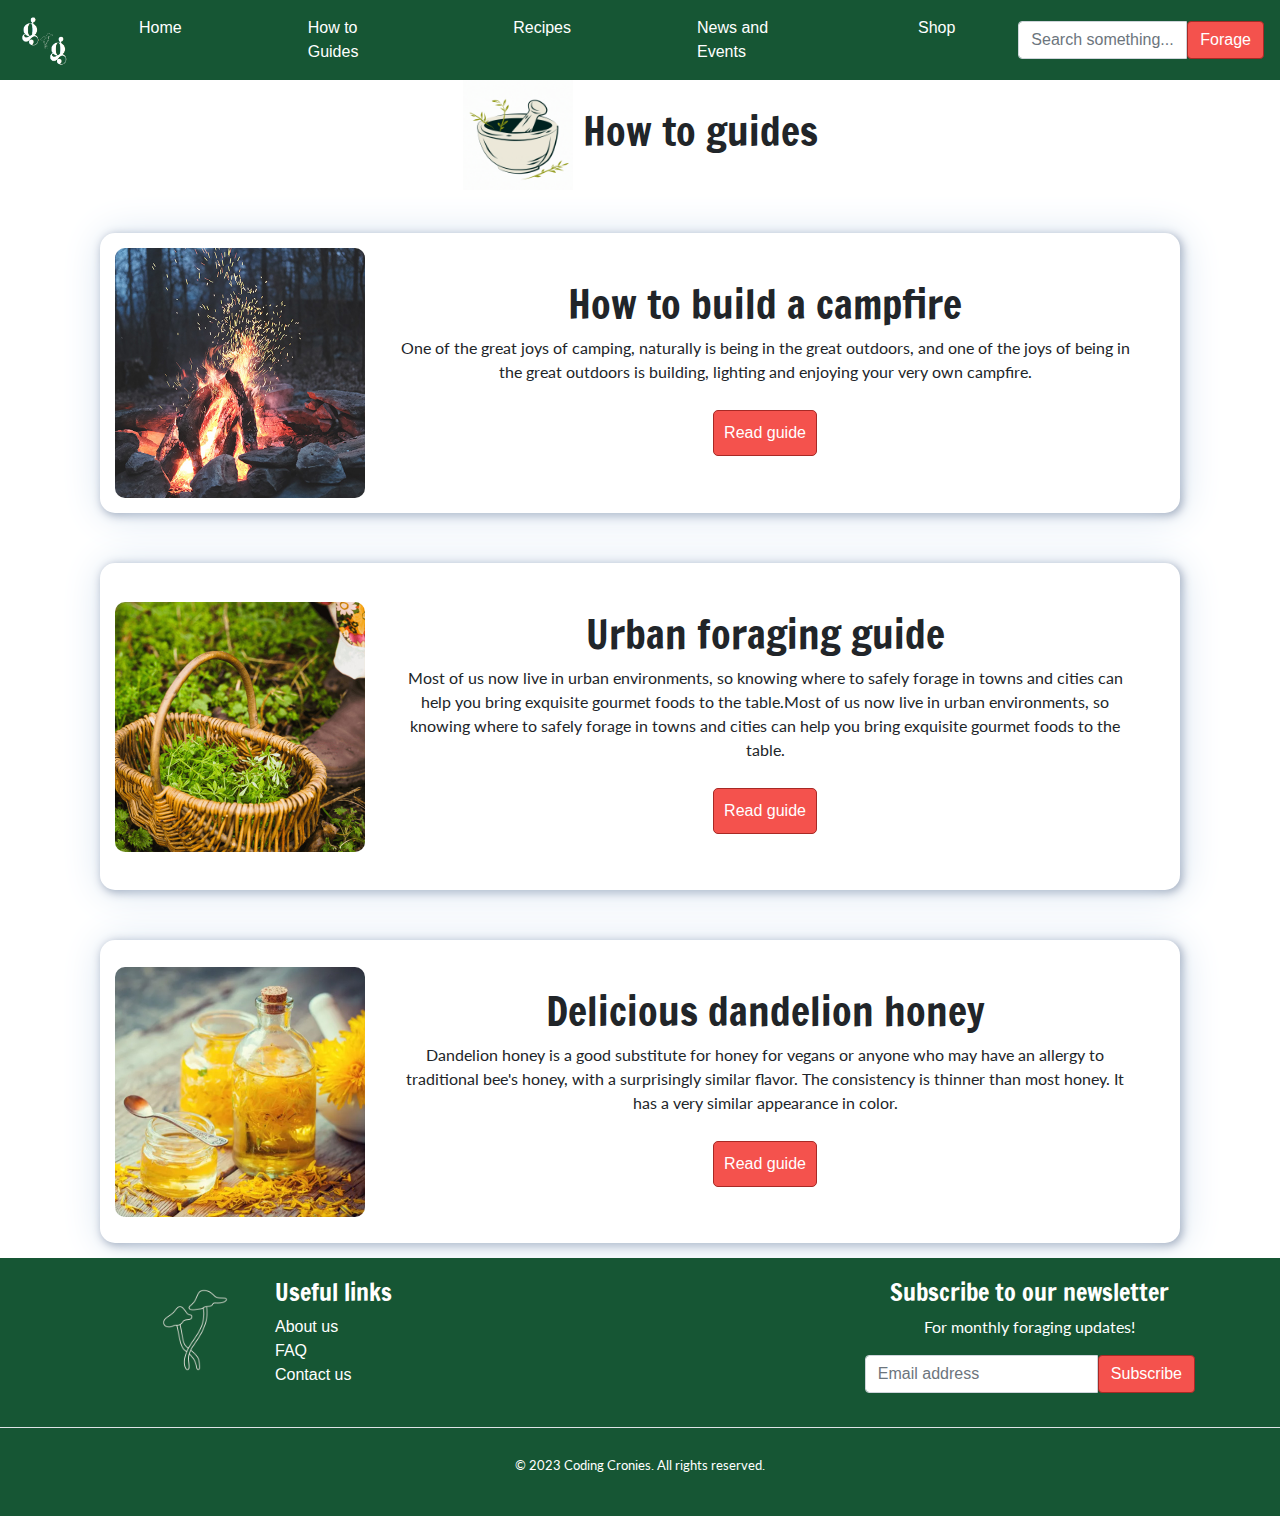
<file: how-to-guides.html>
<!DOCTYPE html>
<html lang="en">
<head>
    <meta charset="UTF-8">
    <meta http-equiv="X-UA-Compatible" content="IE=edge">
    <meta name="viewport" content="width=device-width, initial-scale=1.0">
    <title>Document</title>
    <link rel="stylesheet" href="./style.css">
    <link rel="stylesheet" href="https://cdn.jsdelivr.net/npm/bootstrap@4.3.1/dist/css/bootstrap.min.css" integrity="sha384-ggOyR0iXCbMQv3Xipma34MD+dH/1fQ784/j6cY/iJTQUOhcWr7x9JvoRxT2MZw1T" crossorigin="anonymous">
<!--FONT START-->
<link rel="preconnect" href="https://fonts.googleapis.com">
<link rel="preconnect" href="https://fonts.gstatic.com" crossorigin>
<link href="https://fonts.googleapis.com/css2?family=Francois+One&family=Lato:ital,wght@0,100;0,300;0,400;0,700;0,900;1,100;1,300;1,400;1,700;1,900&display=swap" rel="stylesheet">
<!--FONT END-->
</head>
<!--BODY START-->
<body>
<!--NAV BAR START-->
<nav class="navbar navbar-expand-lg d-flex justify-content-lg-between navbar-light">
  <a href="./index.html"> <img src="./img/ggicon.PNG" width="60px" alt="gather & gobble logo small"></a>
  <button class="navbar-toggler" type="button" data-toggle="collapse" data-target="#navbarNav" aria-controls="navbarNav" aria-expanded="false" aria-label="Toggle navigation">
    <span class="navbar-toggler-icon"></span>
  </button>
  <div class="collapse navbar-collapse" id="navbarNav">
    <ul class="navbar-nav justify-content-around w-100">
      <li class="nav-item active">
        <a class="nav-link" href="./index.html">Home <span class="sr-only">(current)</span></a>
      </li>
      <li class="nav-item">
        <a class="nav-link" href="./how-to-guides.html">How to Guides</a>
      </li>
      <li class="nav-item">
        <a class="nav-link" href="./recipes.html">Recipes</a>
      </li>
      <li class="nav-item">
        <a class="nav-link" href="./news-and-events.html">News and Events</a>
      </li>
      <li class="nav-item">
        <a class="nav-link" href="./shop.html">Shop</a>
      </li>
    </ul>
    <div class="justify-content-end">
      <div class="input-group w-auto">
        <input
          type="text"
          class="form-control"
          placeholder="Search something..."
          aria-label="Search something..."
          aria-describedby="button-addon1"
        />
        <button class="btn btn-primary" type="button" id="button-addon1" data-mdb-ripple-color="dark">
          Forage
        </button>
      </div>
    </div>
  </div>
</nav>
<!--NAVBAR END-->
<h1 style="text-align: center"><img src="./img/pestle.gif" width="110px"> How to guides</h1>
 
<!--Container 1-->

<div class="container">
  <div id="box">
    <div class="center"><img class="imgblog" src="./img/campfire.jpg" alt="campfire in woods"></div>
    <div class="blogtxt">
        <h1>How to build a campfire</h1>

        <p>One of the great joys of camping, naturally is being in the great outdoors, and one of the joys of being in the great outdoors is building, lighting and enjoying your very own campfire.</p>
      
        <div class="button-container">
          <a class="subscribe-button" href="https://smokeybear.com/en/prevention-how-tos/campfire-safety/how-to-build-your-campfire" target="_blank">Read guide</a>
      </div>
      </div>
    </div>
  </div>

<!--Container 1 END-->

<!--Container 2-->

<div class="container">
  <div id="box">
    <div class="center"><img class="imgblog" src="./img/urban-foraging.jpg" alt="wicker basket with plants"></div>
    <div class="blogtxt">
        <h1>Urban foraging guide</h1>

        <p>Most of us now live in urban environments, so knowing where to safely forage in towns and cities can help you bring exquisite gourmet foods to the table.Most of us now live in urban environments, so knowing where to safely forage in towns and cities can help you bring exquisite gourmet foods to the table.</p>
      
        <div class="button-container">
          <a class="subscribe-button" href="https://mashable.com/article/how-to-start-urban-foraging" target="_blank">Read guide</a>
      </div>
      </div>
    </div>
  </div>

<!--Container 2 END-->

<!--Container 3-->

<div class="container">
  <div id="box">
    <div><img class="imgblog" src="./img/dandelion-honey.jpg" alt="dandelion honey in a jar"></div>
    <div class="blogtxt">
        <h1>Delicious dandelion honey</h1>

        <p>Dandelion honey is a good substitute for honey for vegans or anyone who may have an allergy to traditional bee's honey, with a surprisingly similar flavor. The consistency is thinner than most honey. It has a very similar appearance in color.</p>
      
        <div class="button-container">
          <a class="subscribe-button" href="https://www.thespruceeats.com/dandelion-honey-recipe-1806823" target="_blank">Read guide</a>
      </div>
      </div>
    </div>
  </div>

<!--Container 3 END-->

<!--footer start-->

    <footer>
<div class="container">
  <div class="row">
    <div class="col-xs-12 col-sm-12 col-lg-2 col-xl-2 d-flex justify-content-lg-end justify-content-center">
      <img src="./img/footer_shrooms.png" width="100px">
    </div>
    <div class="col-xs-12 col-sm-12 col-lg-4 col-xl-4 d-flex justify-content-lg-start justify-content-xl-start justify-content-center">
      <ul>
        <h4>Useful links</h4>
        <li><a href="./about-us.html">About us</a></li>
        <li><a href="./FAQ.html">FAQ</a></li>
        <li><a href="./contact-us.html">Contact us</a></li>
      </ul>
    </div>
    <div class="col-xs-12 col-sm-12 col-lg-6 col-xl-6 d-flex justify-content-lg-end justify-content-sm-center justify-content-xs-center sub">
      <form id="sub">
        <h4>Subscribe to our newsletter</h4>
        <p>For monthly foraging updates!</p>
        <div class="input-group">
          <input type="email" class="form-control" id="femail" placeholder="Email address">
          <span class="btn btn-primary" id="button-addon1" type="submit">
            Subscribe
          </span>
        </div>
      </form>
    </div>
  </div>
</div>

<div class="py-4 my-4 border-top">
  <p id="footer" class="text-center" style="color:#fff;">
    <small>© 2023 Coding Cronies. All rights reserved.</small></p>
</div>
</footer>
    
  <!--footer end-->
     <script src="./style.css"></script> 
    <script src="https://cdn.jsdelivr.net/npm/bootstrap@5.3.0-alpha3/dist/js/bootstrap.bundle.min.js" integrity="sha384-ENjdO4Dr2bkBIFxQpeoTz1HIcje39Wm4jDKdf19U8gI4ddQ3GYNS7NTKfAdVQSZe" crossorigin="anonymous"></script>
  </body>
 
  </html>
</file>
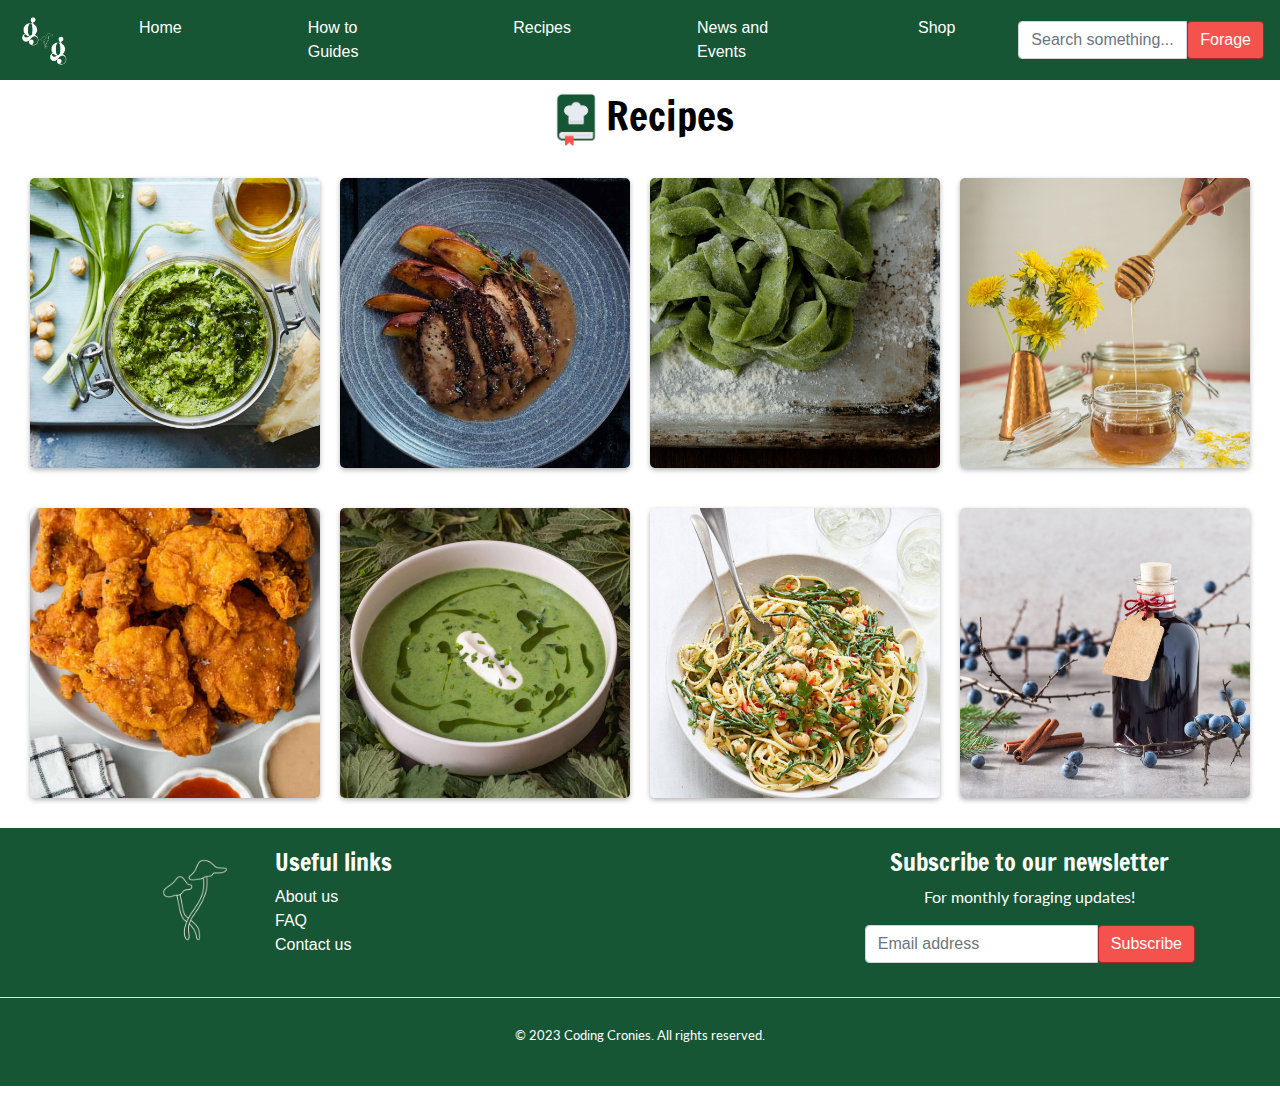
<file: recipes.html>
<!DOCTYPE html>
<html lang="en">
<head>
    <meta charset="UTF-8">
    <meta http-equiv="X-UA-Compatible" content="IE=edge">
    <meta name="viewport" content="width=device-width, initial-scale=1.0">
    <title>Document</title>
    <link rel="stylesheet" href="./style.css">
    <link rel="stylesheet" href="https://cdn.jsdelivr.net/npm/bootstrap@4.3.1/dist/css/bootstrap.min.css" integrity="sha384-ggOyR0iXCbMQv3Xipma34MD+dH/1fQ784/j6cY/iJTQUOhcWr7x9JvoRxT2MZw1T" crossorigin="anonymous">
<!--FONT START-->
<link rel="preconnect" href="https://fonts.googleapis.com">
<link rel="preconnect" href="https://fonts.gstatic.com" crossorigin>
<link href="https://fonts.googleapis.com/css2?family=Francois+One&family=Lato:ital,wght@0,100;0,300;0,400;0,700;0,900;1,100;1,300;1,400;1,700;1,900&display=swap" rel="stylesheet">
<!--FONT END-->
</head>
<!--BODY START-->
<body>
<!--NAV BAR START-->
<nav class="navbar navbar-expand-lg d-flex justify-content-lg-between navbar-light">
  <a href="./index.html"> <img src="./img/ggicon.PNG" width="60px" alt="gather & gobble logo small"></a>
  <button class="navbar-toggler" type="button" data-toggle="collapse" data-target="#navbarNav" aria-controls="navbarNav" aria-expanded="false" aria-label="Toggle navigation">
    <span class="navbar-toggler-icon"></span>
  </button>
  <div class="collapse navbar-collapse" id="navbarNav">
    <ul class="navbar-nav justify-content-around w-100">
      <li class="nav-item active">
        <a class="nav-link" href="./index.html">Home <span class="sr-only">(current)</span></a>
      </li>
      <li class="nav-item">
        <a class="nav-link" href="./how-to-guides.html">How to Guides</a>
      </li>
      <li class="nav-item">
        <a class="nav-link" href="./recipes.html">Recipes</a>
      </li>
      <li class="nav-item">
        <a class="nav-link" href="./news-and-events.html">News and Events</a>
      </li>
      <li class="nav-item">
        <a class="nav-link" href="./shop.html">Shop</a>
      </li>
    </ul>
    <div class="justify-content-end">
      <div class="input-group w-auto">
        <input
          type="text"
          class="form-control"
          placeholder="Search something..."
          aria-label="Search something..."
          aria-describedby="button-addon1"
        />
        <button class="btn btn-primary" type="button" id="button-addon1" data-mdb-ripple-color="dark">
          Forage
        </button>
      </div>
    </div>
  </div>
</nav>
<!--NAVBAR END-->
<!--Header Container-->
<div class="recipesheader">
    <h1><img src="./img/recipesicon.png" width="60px" alt="recipe book icon">Recipes</h1>
</div>
<!--Header END-->
<body>
  <div class="recipescontainer">
		<div class="recipesbox">
			<a href="https://www.bbc.co.uk/food/recipes/wild_garlic_pesto_38867" target="_blank">
				<img src="./img/pesto.png" alt="Wild garlic pesto">
                <div class="recipesmiddle">
                    <div class="recipestext">Wild garlic pesto</div>
                </div>
			</a>
		</div>
		<div class="recipesbox">
			<a href="https://wickedkitchen.com/lions-mane-steak-au-poivre-dinner/" target="_blank">
				<img src="./img/lionsmane.png" alt="Lion's mane au poivre with potato wedges">
                <div class="recipesmiddle">
                    <div class="recipestext">Lion's mane au poivre</div>
                </div>
			</a>
		</div>
		<div class="recipesbox">
			<a href="https://elevatedwild.com/elevatedwildblog/cleaver-pasta-recipe" target="_blank">
				<img src="./img/cleaver.png" alt="Cleaver pasta">
                <div class="recipesmiddle">
                    <div class="recipestext">Cleaver pasta</div>
                </div>
			</a>
		</div>
		<div class="recipesbox">
			<a href="https://www.adagioblog.com/vegan-dandelion-honey/" target="_blank">
				<img src="./img/dandelion.png" alt="Dandelion honey">
                <div class="recipesmiddle">
                    <div class="recipestext">Dandelion honey</div>
                </div>
			</a>
		</div>
		<div class="recipesbox">
			<a href="https://cookingwithayeh.com/fried-oyster-mushrooms-vegan-fried-chicken/" target="_blank">
				<img src="./img/oyster.png" alt="Fried oyster mushrooms">
                <div class="recipesmiddle">
                    <div class="recipestext">Fried oyster mushrooms</div>
                </div>
			</a>
		</div>
		<div class="recipesbox">
			<a href="https://foragerchef.com/classic-nettle-soup/" target="_blank">
				<img src="./img/nettlesoup.png" alt="Nettle soup">
                <div class="recipesmiddle">
                    <div class="recipestext">Nettle soup</div>
                </div>
			</a>
		</div>
		<div class="recipesbox">
			<a href="https://www.deliciousmagazine.co.uk/recipes/chickpea-linguine-with-samphire-and-lemon/" target="_blank">
				<img src="./img/samphire.png" alt="Samphire linguine">
                <div class="recipesmiddle">
                    <div class="recipestext">Samphire linguine</div>
                </div>
			</a>
		</div>
		<div class="recipesbox">
			<a href="https://www.countryfile.com/how-to/foraging/the-perfect-sloe-gin-recipe/" target="_blank">
				<img src="./img/sloe.png" alt="Sloe gin">
                <div class="recipesmiddle">
                    <div class="recipestext">Sloe gin</div>
                </div>
			</a>
		</div>
	</div>
</body>
<!--footer start-->

	<footer>
<div class="container">
  <div class="row">
    <div class="col-xs-12 col-sm-12 col-lg-2 col-xl-2 d-flex justify-content-lg-end justify-content-center">
      <img src="./img/footer_shrooms.png" width="100px">
    </div>
    <div class="col-xs-12 col-sm-12 col-lg-4 col-xl-4 d-flex justify-content-lg-start justify-content-xl-start justify-content-center">
      <ul>
        <h4>Useful links</h4>
        <li><a href="./about-us.html">About us</a></li>
        <li><a href="./FAQ.html">FAQ</a></li>
        <li><a href="./contact-us.html">Contact us</a></li>
      </ul>
    </div>
    <div class="col-xs-12 col-sm-12 col-lg-6 col-xl-6 d-flex justify-content-lg-end justify-content-sm-center justify-content-xs-center sub">
      <form id="sub">
        <h4>Subscribe to our newsletter</h4>
        <p>For monthly foraging updates!</p>
        <div class="input-group">
          <input type="email" class="form-control" id="femail" placeholder="Email address">
          <span class="btn btn-primary" id="button-addon1" type="submit">
            Subscribe
          </span>
        </div>
      </form>
    </div>
  </div>
</div>

<div class="py-4 my-4 border-top">
  <p id="footer" class="text-center" style="color:#fff;">
    <small>© 2023 Coding Cronies. All rights reserved.</small></p>
</div>
</footer>
	
<!--footer end-->
	<script src="https://cdn.jsdelivr.net/npm/bootstrap@5.3.0-alpha3/dist/js/bootstrap.bundle.min.js" integrity="sha384-ENjdO4Dr2bkBIFxQpeoTz1HIcje39Wm4jDKdf19U8gI4ddQ3GYNS7NTKfAdVQSZe" crossorigin="anonymous"></script>
</body>
<script src="https://cdn.jsdelivr.net/npm/bootstrap@5.3.0-alpha3/dist/js/bootstrap.bundle.min.js" integrity="sha384-ENjdO4Dr2bkBIFxQpeoTz1HIcje39Wm4jDKdf19U8gI4ddQ3GYNS7NTKfAdVQSZe" crossorigin="anonymous"></script>
</html>
</file>
<file: style.css>
.homepagebg {
    background-color: #165634;
}

p {
    font-family: 'Lato', sans-serif;
}

hr {
    border-top: 1px solid #fff !important;
}

ul {
    padding-left: 0px;
    list-style: none;
  }

h1, h4, h5 {
    font-family: 'Francois One', sans-serif;
}

.homeh1 {
    color: #FFF;
    text-align: center;
}

.homep {
    color: #FFF;
    text-align: center;
}

.header {
    margin-right: 300px;
    margin-left: 300px;
}

.navbar-nav > li{
    padding-left:55px;
    padding-right:55px;
 }

.navbar, .foot {
    background-color: #165634;
 }

#button-addon1 {
    background-color: #F4524D;
    border-color: #A82925;
 }

.nav-item, .navbar-light, .nav-link, .foot{
    color: #FFF !important;
}

.nav-link:hover {
    transform: scale(1.1);
  }

.button-container {
    display: flex;
    justify-content: center;
}

.subscribe-button {
    text-align: center;
    border-radius: 5px;
    background-color: #F4524D;
    color: #fff;
    border: 1px solid #A82925;
    padding: 10px;
    margin: 10px;
}

.button-container a:hover { 
    text-shadow: 0 0 5px #fff !important;
    color: #fff;
    text-decoration: none;
}

.subscribe-button a:hover {
margin-left: 10px;
}

/*mobile*/

@media (max-width: 991.98px) {
  
    .navbar-collapse {
      display: none;
    }
  
    .navbar-nav {
      flex-direction: column;
      text-align: center;
    }
  
    .navbar-nav .nav-item {
      margin-bottom: 10px;
    }
  
    .navbar-nav .nav-link {
      display: block;
    }
  }

/*END OF HOMEPAGE/GENERAL CSS*/

/*Footer CSS*/

.row {
    color: #fff;
}

.row img {
    align-self: center;
    margin-bottom: 20px;
}

.sub {
    display: flex;
    justify-content: center;
    text-align: center;
}

footer {
    background: #165634;
}

footer a {
    color: #fff !important;
}

@media only screen and (max-width: 800px) {
footer ul {
    text-align: center;
}
}

/*Homepage*/

.imghome {
    display: inline;
    margin-left: auto;
    width: 100%;
    max-width: 600px;
    min-width: 550px;
}

.homecar {
    text-align: center;
    padding: 3%;
    max-width: 800px;
    position:relative;
}

.boxhome {
    width: auto;
    height: auto;
    display: flex;
    flex-direction: row;
    margin: 15px;
    align-items: center;
}

/*About us*/

.imgc {
    display: block;
    margin-left: auto;
    margin-right: auto;
    width: 150px;
}

/*How to guide code*/

.imgblog {
    display: inline;
    margin-left: auto;
    margin-right: 100px;
    width: 100%;
    border-radius: 10px;
    max-width: 300px;
}

.blogtxt {
 text-align: center;
 padding: 3%;
 max-width: 800px;
}

#box {
    background-color: hsl(0, 0%, 100%);
    width: auto;
    height: auto;
    display: flex;
    flex-direction: row;
    padding: 15px;
    margin: 15px;
    border-radius: 15px;
    box-shadow: 2px 2px 40px hsl(212, 45%, 89%), 2px 2px 10px hsl(220, 15%, 55%);
    align-items: center;
    justify-content: center;
}

@media only screen and (max-width: 800px) {
    #box {
        display: flex;
        flex-direction: column;
        justify-content: center;
    }
    .blogtxt {
        margin-top: 10px
    }
    .boxhome {
        display: flex;
        flex-direction: column;
        justify-content: center;
    }
    .header {
        margin-right: 15px;
        margin-left: 15px;
    }
    
     .imghome {
        display: inline;
        margin-left: auto;
        width: 100%;
        max-width: 600px;
        min-width: 50px;
    }
    
}


.container {
    height: 100%;
    padding: 0;
    margin: 0;
    align-items: center; 
    justify-content: center;
    padding-top: 20px;
}

/*How to guide END*/

/*Coming soon*/	
.imgc {	
    display: block;	
    margin-left: auto;	
    margin-right: auto;	
    width: 150px;	
}

/*RECIPES CODE*/

.recipesheader {
    background-color: white;
    color: black;
    text-align: center;
    padding: 10px;
}

.recipescontainer {
    display: flex;
    flex-direction: row;
    flex-wrap: wrap; /* This and one above could be combined into flex-flow: row wrap;*/
    justify-content: center;
    align-content: flex-start;
    width: 100%;
    max-width: 100%;
    padding: 0px, 20px, 20px, 20px;
    box-sizing: border-box;
  }

  .recipesbox {
    position: relative;
    max-width: 400px;
    margin-bottom: 20px;
    overflow: hidden;
    background-color: #fff;
  }

  .recipesbox img {
    display: block;
     width: 100%;
     height: 100%;
    object-fit: cover;
    border-radius: 5px;
    box-shadow: 0 2px 5px rgba(0,0,0,0.3);
     transition: all 0.2s ease;
  }

  .recipesbox:hover img {
    transform: scale(1.1);
    opacity: 0.7;
  }

  .recipesbox .recipesmiddle {
    opacity: 0; /* hiding the .middle */
    position: absolute;
    top: 50%;
    left: 50%;
    transform: translate(-50%, -50%);
    -ms-transform: translate(-50%, -50%);
    text-align: center;
    transition: .5s ease;
  }    

  /* middle appears when box is hovered over */
  .recipesbox:hover .recipesmiddle {
    opacity: 1;
  }

  .recipesbox a {
      display: block;
      text-align: center;
      padding: 10px;
      font-weight: bold;
      text-decoration: none;
  }

  .recipestext {
    background-color: #165634;
    color: white;
    font-size: 16px;
    padding: 16px 32px;
  }

  /* Mobile */
  @media (min-width: 768px) {
      .recipesbox {
          flex-basis: calc(50% - 10px);
      }
  }

  /* Half-desktop */
  @media (min-width: 768px) and (max-width: 1200px) {
    .recipesbox {
      flex-basis: calc(33.33% - 10px);
    }
  }

  /* Full-desktop */
  @media (min-width: 1201px) {
    .recipesbox {
      flex-basis: calc(25% - 10px);
    }
  }
 
  /* END OF RECIPES CODE*/

/* START OF SHOP CODE*/
.shopcontainer {
    background-color: white;
}

.shopheader {
    background-color: white;
    color: black;
    text-align: center;
    padding: 10px;
}

/*Start of Carousel format*/
.carouselbox {
    background-color:white;
}
.container-md {
    display: flex;
    flex-wrap: wrap;
    align-items:center;
    padding: 25px;
    margin: 2.1%;
}
.carousel {
    width:350px;
    height:450px;
  }
.carousel-item {
    height: 350px;
    width: 300px;
    padding: 20px;
}
.carousel-control-prev {
    border: 2px;
    background-color: #165634;
    border-radius: 5px;
}
.carousel-control-next {
    border: 2px;
    background-color: #165634;
    border-radius: 5px;
}
#carouselExampleCaptions {
    padding-left: 20px;
    padding-right: 20px;
}
#carouselExampleCaptions2 {
    padding-left: 20px;
    padding-right: 20px;
}
#carouselExampleCaptions3 {
    padding-left: 20px;
    padding-right: 20px;
}
#carouselExampleCaptions4 {
    padding-left: 20px;
    padding-right: 20px;
}
.sh3 {
    color: #165634;;
    align-items: center;    
    padding-left: 22%;
}
a {
    text-decoration: none;
}
.simg {
    opacity: 0.98;
}
.shoph4, .shopp {
    color: #165634;
    text-decoration: none;
    background-color: #FFF;
}

/*End of Carousel format*/
/*END OF SHOP CODE*/
</file>
